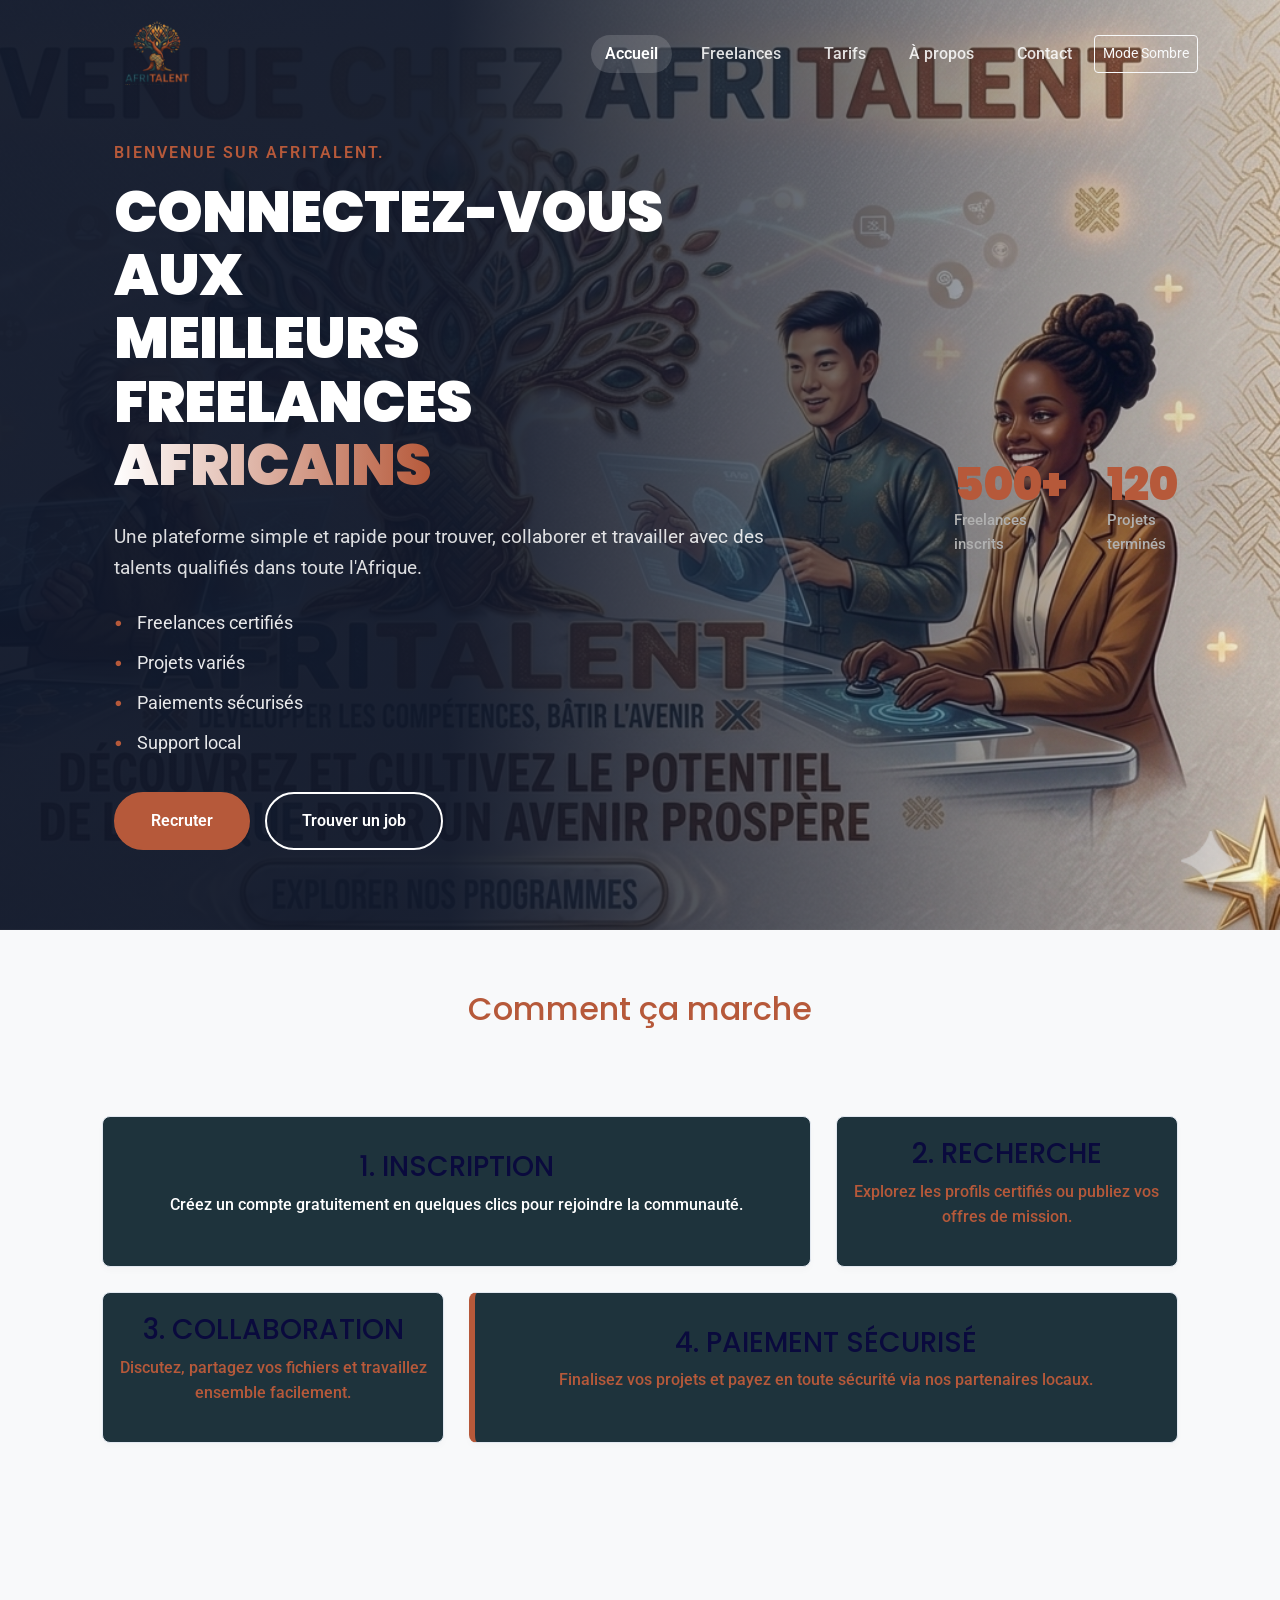
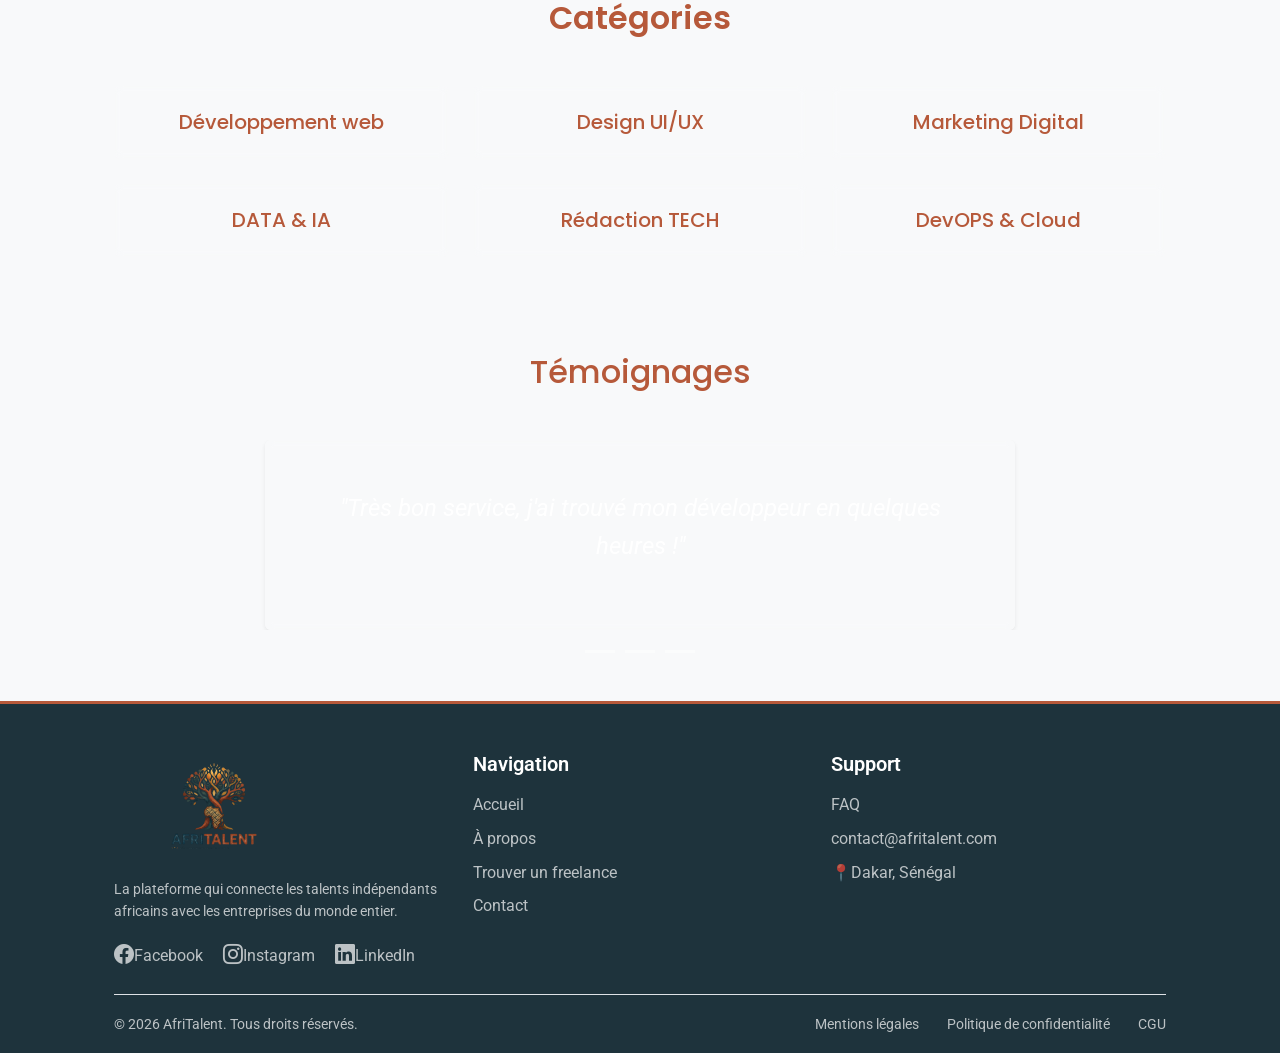
<file: index.html>
<!DOCTYPE html>
<html lang="fr">

<head>
    <meta charset="UTF-8">
    <meta name="viewport" content="width=device-width, initial-scale=1.0">
    <title>Afritalent-Accueil</title>
    <link rel="stylesheet" href="https://cdn.jsdelivr.net/npm/bootstrap-icons@1.11.3/font/bootstrap-icons.min.css">
    <link href="https://cdn.jsdelivr.net/npm/bootstrap@5.3.0/dist/css/bootstrap.min.css" rel="stylesheet">
    <link rel="stylesheet" href="css/style.css">
    <link href="https://fonts.googleapis.com/css2?family=Poppins&family=Roboto&display=swap" rel="stylesheet">
</head>

<body>
    <!-- Les liens du navbar -->
    <header>
        <nav class="navbar navbar-expand-lg navbar-dark fixed-top">
            <div class="container">
                <a class="navbar-brand" href="index.html">
                    <img src="images/Afritalent_baobab.png" alt="Logo AfriTalent" width="150">
                </a>
                <button class="navbar-toggler" type="button" data-bs-toggle="collapse" data-bs-target="#menu">
                    <span class="navbar-toggler-icon"></span>
                </button>

                <div class="collapse navbar-collapse" id="menu">
                    <div class="navbar-nav ms-auto">
                        <a class="nav-link active" href="index.html">Accueil</a>
                        <a class="nav-link" href="freelances.html">Freelances</a>
                        <a class="nav-link" href="tarifs.html">Tarifs</a>
                        <a class="nav-link" href="about.html">À propos</a>
                        <a class="nav-link" href="contact.html">Contact</a>
                        <button id="btnMode" class="btn btn-outline-light btn-sm ms-2">Mode Sombre</button>
                    </div>
                </div>
            </div>
        </nav>
    </header>
    <!-- La partie principale de la page d'accueil -->
    <main>
        <section class="hero section-cachee">
            <div class="container">

                <div class="carre">
                    <span class="hero-subtitle">BIENVENUE SUR AFRITALENT.</span>
                    <h1>Connectez-vous aux <br>meilleurs freelances <br><span class="text-gradient">africains</span>
                    </h1>

                    <p class="hero-lead">Une plateforme simple et rapide pour trouver, collaborer et travailler avec des
                        talents qualifiés dans toute l'Afrique.</p>

                    <ul class="hero-list">
                        <li>Freelances certifiés</li>
                        <li>Projets variés</li>
                        <li>Paiements sécurisés</li>
                        <li>Support local</li>
                    </ul>

                    <div class="hero-button">
                        <a href="freelances.html" class="button-primary">Recruter</a>
                        <a href="tarifs.html" class="button-second">Trouver un job</a>
                    </div>
                </div>

            </div>

            <!-- STATISTIUQES -->

            <div class="hero-stats" style="display: flex; gap: 40px; margin-top: 30px;">
                <div class="stat-item">

                    <h2 class="compteur" data-valeur="500" data-suffixe="+">0</h2>
                    <p style="color: #b0b0b0; margin: 0;">Freelances inscrits</p>
                </div>
                <div class="stat-item">
                    <h2 class="compteur" data-valeur="120" data-suffixe="">0</h2>
                    <p style="color: #b0b0b0; margin: 0;">Projets terminés</p>
                </div>
            </div>


        </section>


        <!-- COMMENT CA MARCHE -->
        <section class="barbacue">
            <div class="section">
                <h2 class="titre">Comment ça marche</h2>
            </div>

            <div class="bento-grid">
                <div class="card">
                    <h3>1. INSCRIPTION</h3>
                    <p>Créez un compte gratuitement en quelques clics pour rejoindre la communauté.</p>
                </div>

                <div class="card">
                    <h3>2. RECHERCHE</h3>
                    <p>Explorez les profils certifiés ou publiez vos offres de mission.</p>
                </div>

                <div class="card">
                    <h3>3. COLLABORATION</h3>
                    <p>Discutez, partagez vos fichiers et travaillez ensemble facilement.</p>
                </div>

                <div class="card">
                    <h3>4. PAIEMENT SÉCURISÉ</h3>
                    <p>Finalisez vos projets et payez en toute sécurité via nos partenaires locaux.</p>
                </div>
            </div>
        </section>

        <!-- CATEGORIES -->
        <section class="barbacue py-5">
            <div class="container">

                <h2 class="text-center mb-5 titre-categories">Catégories</h2>

                <div class="row g-4 justify-content-center">

                    <div class="col-12 col-md-6 col-lg-4">
                        <div class="card h-100 text-center p-4 bg-transparent titre-categories border-light">
                            <h3 class="h5 mb-0">Développement web</h3>
                        </div>
                    </div>

                    <div class="col-12 col-md-6 col-lg-4">
                        <div class="card h-100 text-center p-4 bg-transparent titre-categories border-light">
                            <h3 class="h5 mb-0">Design UI/UX</h3>
                        </div>
                    </div>

                    <div class="col-12 col-md-6 col-lg-4">
                        <div class="card h-100 text-center p-4 bg-transparent titre-categories border-light">
                            <h3 class="h5 mb-0">Marketing Digital</h3>
                        </div>
                    </div>

                    <div class="col-12 col-md-6 col-lg-4">
                        <div class="card h-100 text-center p-4 bg-transparent titre-categories border-light">
                            <h3 class="h5 mb-0">DATA & IA</h3>
                        </div>
                    </div>

                    <div class="col-12 col-md-6 col-lg-4">
                        <div class="card h-100 text-center p-4 bg-transparent titre-categories border-light">
                            <h3 class="h5 mb-0">Rédaction TECH</h3>
                        </div>
                    </div>

                    <div class="col-12 col-md-6 col-lg-4">
                        <div class="card h-100 text-center p-4 bg-transparent titre-categories border-light">
                            <h3 class="h5 mb-0">DevOPS & Cloud</h3>
                        </div>
                    </div>

                </div>
            </div>
        </section>

        <!-- SECTION TEMOIGNAGES  -->
        <section class="awa py-5" id="temoignages">
            <div class="container">
                <h2 class="text-center mb-5">Témoignages</h2>


                <div class="carousel slide carousel-sans-js">

                    <!-- Zone des diapositives -->
                    <div class="carousel-inner d-flex">

                        <div class="carousel-item active" id="temoin-1">
                            <div class="card text-center p-5 shadow-sm border-light bg-transparent text-white">
                                <p class="fs-4 fst-italic">"Très bon service, j'ai trouvé mon développeur en quelques
                                    heures !"</p>
                            </div>
                        </div>

                        <div class="carousel-item" id="temoin-2">
                            <div class="card text-center p-5 shadow-sm border-light bg-transparent text-white">
                                <p class="fs-4 fst-italic">"Plateforme très utile pour dénicher des experts certifiés en
                                    Afrique."</p>
                            </div>
                        </div>

                        <div class="carousel-item" id="temoin-3">
                            <div class="card text-center p-5 shadow-sm border-light bg-transparent text-white">
                                <p class="fs-4 fst-italic">"Une expérience fluide, sécurisée. Je recommande vivement
                                    AfriTalent."</p>
                            </div>
                        </div>

                    </div>


                    <div class="carousel-indicators-css">
                        <a href="#temoin-1" class="dot-indicator"></a>
                        <a href="#temoin-2" class="dot-indicator"></a>
                        <a href="#temoin-3" class="dot-indicator"></a>
                    </div>

                </div>
            </div>
        </section>

    </main>
    <!-- PIED -->
    <footer class="pt-5 pb-3">
        <div class="container">
            <div class="row g-4">
                <div class="col-lg-4 col-md-6">
                    <img src="images/Afritalent_baobab.png" alt="AfriTalent Logo" width="200" class="mb-3">
                    <p class="small">La plateforme qui connecte les talents indépendants africains avec les entreprises
                        du monde entier.</p>

                    <div class="mt-3 footer-links">
                        <a href="https://facebook.com" class="me-3" target="_blank"><i
                                class="bi bi-facebook fs-5"></i>Facebook</a>
                        <a href="https://instagram.com" class="me-3" target="_blank"><i
                                class="bi bi-instagram fs-5"></i>Instagram</a>
                        <a href="https://linkedin.com" target="_blank"><i class="bi bi-linkedin fs-5"></i>LinkedIn</a>
                    </div>
                </div>

                <div class="col-lg-4 col-md-6 footer-links">
                    <h5 class="mb-3">Navigation</h5>
                    <ul class="list-unstyled">
                        <li class="mb-2"><a href="index.html">Accueil</a></li>
                        <li class="mb-2"><a href="about.html">À propos</a></li>
                        <li class="mb-2"><a href="freelances.html">Trouver un freelance</a></li>
                        <li class="mb-2"><a href="contact.html">Contact</a></li>
                    </ul>
                </div>

                <div class="col-lg-4 col-md-12 footer-links">
                    <h5 class="mb-3">Support</h5>
                    <ul class="list-unstyled">
                        <li class="mb-2"><a href="tarifs.html#faq">FAQ</a></li>
                        <li class="mb-2"><a href="contact.html#formulaire-zone">contact@afritalent.com</a></li>
                        <li class="mb-2"><span>📍Dakar, Sénégal</span></li>
                    </ul>
                </div>
            </div>

            <div
                class="footer-bottom border-top mt-4 pt-3 d-flex flex-column flex-md-row justify-content-between align-items-center">
                <p class="small mb-2 mb-md-0">© 2026 AfriTalent. Tous droits réservés.</p>
                <ul class="list-inline mb-0 footer-links">
                    <li class="list-inline-item"><a href="#" class="small me-3">Mentions légales</a></li>
                    <li class="list-inline-item"><a href="#" class="small me-3">Politique de confidentialité</a></li>
                    <li class="list-inline-item"><a href="#" class="small">CGU</a></li>
                </ul>
            </div>
        </div>
    </footer>


    <script src="https://cdn.jsdelivr.net/npm/bootstrap@5.3.0/dist/js/bootstrap.bundle.min.js"></script>

    <button id="btnRetour">▲ Haut</button>
    <script src="js/main.js"></script>

</body>

</html>
</file>
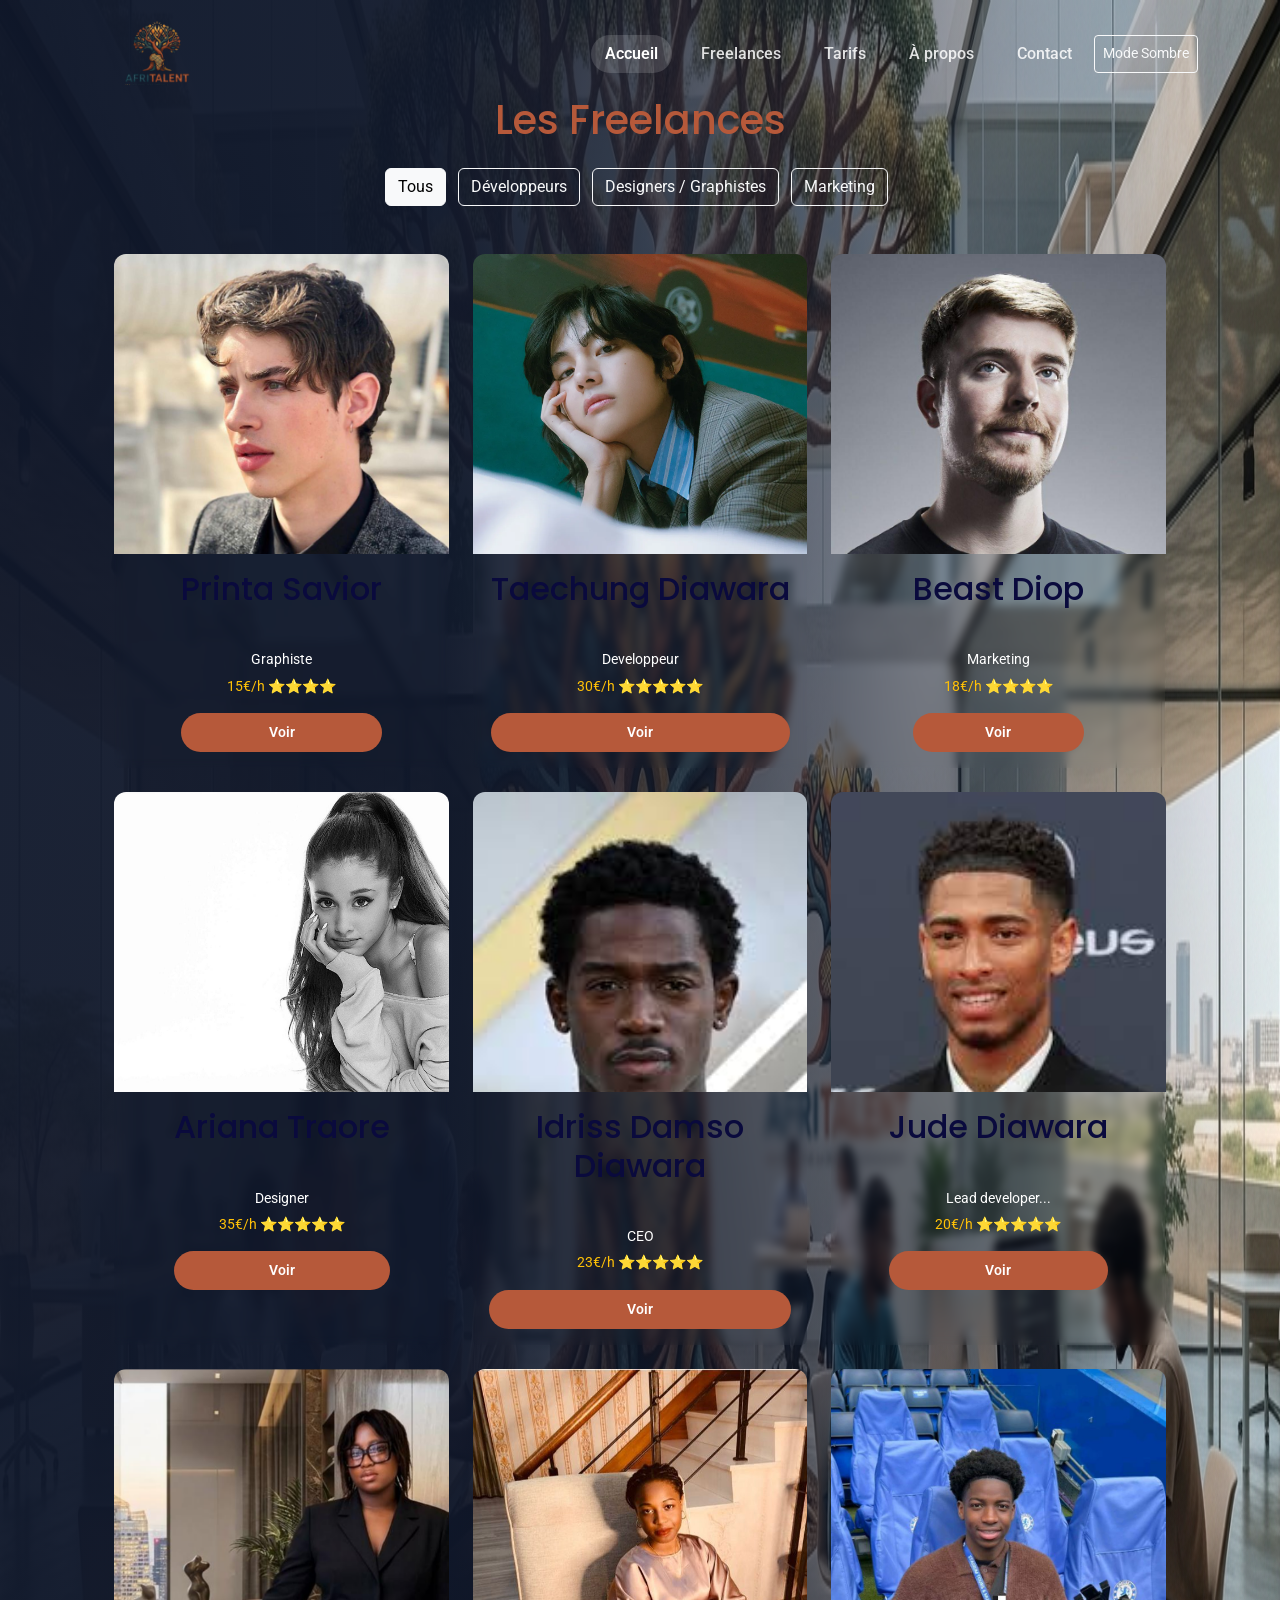
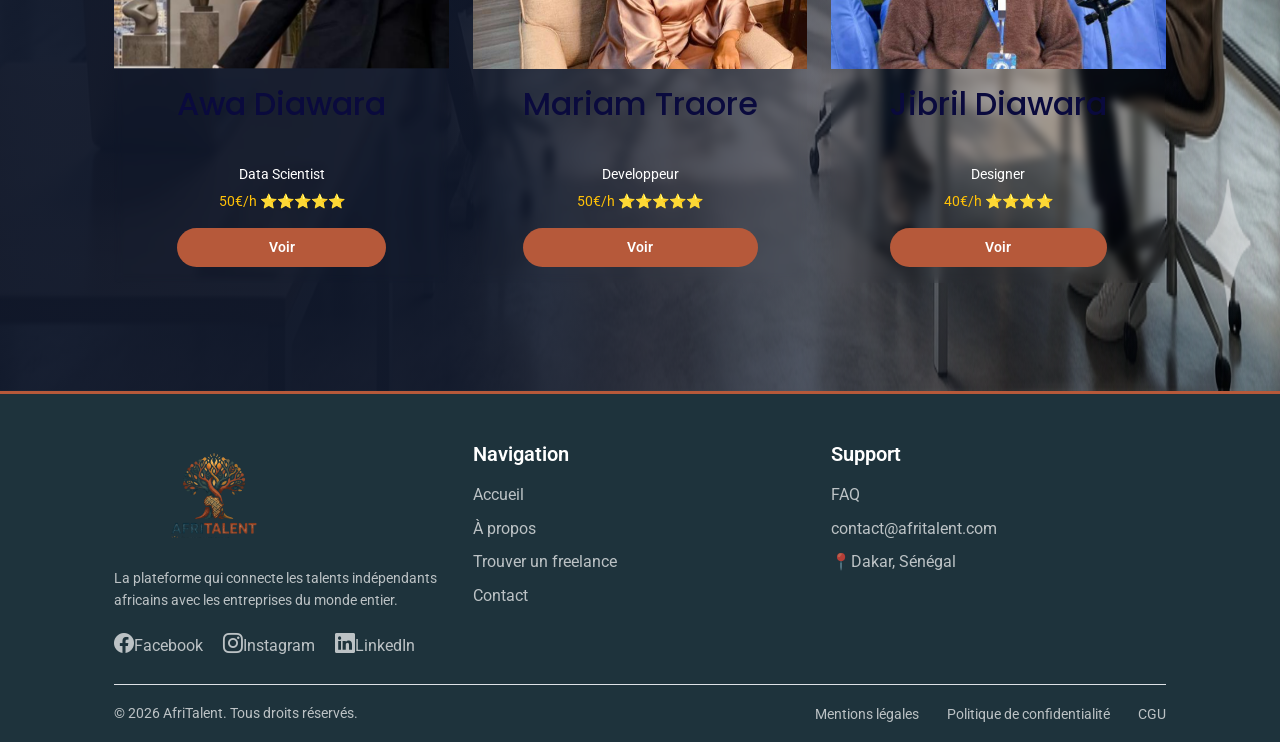
<file: freelances.html>
<!DOCTYPE html>
<html lang="fr">

<head>
    <meta charset="UTF-8">
    <meta name="viewport" content="width=device-width, initial-scale=1.0">
    <title>Afritalent-freelances</title>
    <link rel="stylesheet" href="https://cdn.jsdelivr.net/npm/bootstrap-icons@1.11.3/font/bootstrap-icons.min.css">
    <link href="https://cdn.jsdelivr.net/npm/bootstrap@5.3.0/dist/css/bootstrap.min.css" rel="stylesheet">
    <link rel="stylesheet" href="css/style.css">
    <link href="https://fonts.googleapis.com/css2?family=Poppins&family=Roboto&display=swap" rel="stylesheet">
</head>

<body>
    <!-- Les liens du navbar -->
    <header>
        <nav class="navbar navbar-expand-lg navbar-dark fixed-top">
            <div class="container">
                <a class="navbar-brand" href="freelances.html">
                    <img src="images/Afritalent_baobab.png" alt="Logo AfriTalent" width="150">
                </a>
                <button class="navbar-toggler" type="button" data-bs-toggle="collapse" data-bs-target="#menu">
                    <span class="navbar-toggler-icon"></span>
                </button>
                <div class="collapse navbar-collapse" id="menu">
                    <div class="navbar-nav ms-auto">
                        <a class="nav-link active" href="index.html">Accueil</a>
                        <a class="nav-link" href="freelances.html">Freelances</a>
                        <a class="nav-link" href="tarifs.html">Tarifs</a>
                        <a class="nav-link" href="about.html">À propos</a>
                        <a class="nav-link" href="contact.html">Contact</a>
                        <button id="btnMode" class="btn btn-outline-light btn-sm ms-2">Mode Sombre</button>
                    </div>
                </div>
            </div>
        </nav>
    </header>
    <!-- La partie principale de la page des freelances -->
    <main class="momo" style="padding-top: 80px;">


        <section class="container mt-0 mb-5 section-cachee">
            <h1 class="text-center mb-4 titre pt-3"> Les Freelances</h1>
            <!-- Boutons de Filtrage Dynamique -->
            <div class="text-center mb-5">
                <button class="btn btn-outline-light btn-filtre active me-2" data-categorie="all">Tous</button>
                <button class="btn btn-outline-light btn-filtre me-2" data-categorie="dev">Développeurs</button>
                <button class="btn btn-outline-light btn-filtre me-2" data-categorie="design">Designers /
                    Graphistes</button>
                <button class="btn btn-outline-light btn-filtre me-2" data-categorie="marketing">Marketing</button>
            </div>
            <!-- LES CARTES DES FREELANCES -->
            <div class="row g-4">
                <!-- Carte 1 -->
                <div class="col-12 col-md-6 col-lg-4 card-freelance design">
                    <div class="card h-100 custom-card bg-transparent text-white">
                        <img src="images/manu.jpg" alt="printa" class="card-img-top">
                        <div class="card-body text-center p-3">
                            <h2>Printa Savior</h2>
                            <p class="mb-1 small">Graphiste</p>
                            <p class="text-warning small mb-3">15€/h ⭐⭐⭐⭐</p>
                            <button class="btn btn-afritalent w-100 btn-sm" data-bs-toggle="offcanvas"
                                data-bs-target="#offcanvas-1">Voir</button>
                        </div>
                    </div>
                </div>
                <!-- Carte 2 -->
                <div class="col-12 col-md-6 col-lg-4 card-freelance dev">
                    <div class="card h-100 custom-card  bg-transparent text-white">
                        <img src="images/Taechung.webp" alt="V" class="card-img-top">
                        <div class="card-body text-center p-3">
                            <h2>Taechung Diawara</h2>
                            <p class="mb-1 small">Developpeur</p>
                            <p class="text-warning small mb-3">30€/h ⭐⭐⭐⭐⭐</p>
                            <button class="btn btn-afritalent w-100 btn-sm" data-bs-toggle="offcanvas"
                                data-bs-target="#offcanvas-2">Voir</button>
                        </div>
                    </div>
                </div>
                <!-- Carte 3 -->
                <div class="col-12 col-md-6 col-lg-4 card-freelance marketing">
                    <div class="card h-100 custom-card  bg-transparent text-white">
                        <img src="images/Mr_beast.jpg" alt="beast" class="card-img-top">
                        <div class="card-body text-center p-3">
                            <h2>Beast Diop</h2>
                            <p class="mb-1 small">Marketing</p>
                            <p class="text-warning small mb-3">18€/h ⭐⭐⭐⭐</p>
                            <button class="btn btn-afritalent w-100 btn-sm" data-bs-toggle="offcanvas"
                                data-bs-target="#offcanvas-3">Voir</button>
                        </div>
                    </div>
                </div>


                <!-- Carte 4 -->
                <div class="col-12 col-md-6 col-lg-4 card-freelance design">
                    <div class="card h-100 custom-card  bg-transparent text-white">
                        <img src="images/ariana.jpg" alt="grande" class="card-img-top">
                        <div class="card-body text-center p-3">
                            <h2>Ariana Traore</h2>
                            <p class="mb-1 small">Designer</p>
                            <p class="text-warning small mb-3">35€/h ⭐⭐⭐⭐⭐</p>
                            <button class="btn btn-afritalent w-100 btn-sm" data-bs-toggle="offcanvas"
                                data-bs-target="#offcanvas-4">Voir</button>
                        </div>
                    </div>
                </div>


                <!-- Carte 5 -->
                <div class="col-12 col-md-6 col-lg-4 card-freelance dev">
                    <div class="card h-100 custom-card  bg-transparent text-white">
                        <img src="images/idriss_damso.jpg" alt="damso" class="card-img-top">
                        <div class="card-body text-center p-3">
                            <h2>Idriss Damso Diawara</h2>
                            <p class="mb-1 small">CEO</p>
                            <p class="text-warning small mb-3">23€/h ⭐⭐⭐⭐⭐</p>
                            <button class="btn btn-afritalent w-100 btn-sm" data-bs-toggle="offcanvas"
                                data-bs-target="#offcanvas-5">Voir</button>
                        </div>
                    </div>
                </div>
                <!-- Carte 6 -->
                <div class="col-12 col-md-6 col-lg-4 card-freelance dev">
                    <div class="card h-100 custom-card  bg-transparent text-white">
                        <img src="images/jude.jpg" alt="jude" class="card-img-top">
                        <div class="card-body text-center p-3">
                            <h2>Jude Diawara</h2>
                            <p class="mb-1 small text-truncate" title="Lead developer & architecte">Lead developer...
                            </p>
                            <p class="text-warning small mb-3">20€/h ⭐⭐⭐⭐⭐</p>
                            <button class="btn btn-afritalent w-100 btn-sm" data-bs-toggle="offcanvas"
                                data-bs-target="#offcanvas-6">Voir</button>
                        </div>
                    </div>
                </div>

                <!-- Carte 7 -->
                <div class="col-12 col-md-6 col-lg-4 card-freelance dev">
                    <div class="card h-100 custom-card  bg-transparent text-white">
                        <img src="images/Wawa.png" alt="awa" class="card-img-top">
                        <div class="card-body text-center p-3">
                            <h2>Awa Diawara</h2>
                            <p class="mb-1 small">Data Scientist</p>
                            <p class="text-warning small mb-3">50€/h ⭐⭐⭐⭐⭐</p>
                            <button class="btn btn-afritalent w-100 btn-sm" data-bs-toggle="offcanvas"
                                data-bs-target="#offcanvas-7">Voir</button>
                        </div>
                    </div>
                </div>




                <!-- Carte 8 -->
                <div class="col-12 col-md-6 col-lg-4 card-freelance dev">
                    <div class="card h-100 custom-card  bg-transparent text-white">
                        <img src="images/Mariam.jpeg" alt="mariam" class="card-img-top">
                        <div class="card-body text-center p-3">
                            <h2>Mariam Traore</h2>
                            <p class="mb-1 small">Developpeur</p>
                            <p class="text-warning small mb-3">50€/h ⭐⭐⭐⭐⭐</p>
                            <button class="btn btn-afritalent w-100 btn-sm" data-bs-toggle="offcanvas"
                                data-bs-target="#offcanvas-8">Voir</button>
                        </div>
                    </div>
                </div>
                <!-- Carte 9 -->
                <div class="col-12 col-md-6 col-lg-4 card-freelance design">
                    <div class="card h-100 custom-card  bg-transparent text-white">
                        <img src="images/jibril.jpg" alt="jibril" class="card-img-top">
                        <div class="card-body text-center p-3">
                            <h2>Jibril Diawara</h2>
                            <p class="mb-1 small">Designer</p>
                            <p class="text-warning small mb-3">40€/h ⭐⭐⭐⭐</p>
                            <button class="btn btn-afritalent w-100 btn-sm" data-bs-toggle="offcanvas"
                                data-bs-target="#offcanvas-9">Voir</button>
                        </div>
                    </div>
                </div>
            </div>

        </section>
    </main>
    <!-- PIED -->
    <footer class="pt-5 pb-3">
        <div class="container">
            <div class="row g-4">
                <div class="col-lg-4 col-md-6">
                    <img src="images/Afritalent_baobab.png" alt="AfriTalent Logo" width="200" class="mb-3">
                    <p class="small">La plateforme qui connecte les talents indépendants africains avec les entreprises
                        du monde entier.</p>

                    <div class="mt-3 footer-links">
                        <a href="https://facebook.com" class="me-3" target="_blank"><i
                                class="bi bi-facebook fs-5"></i>Facebook</a>
                        <a href="https://instagram.com" class="me-3" target="_blank"><i
                                class="bi bi-instagram fs-5"></i>Instagram</a>
                        <a href="https://linkedin.com" target="_blank"><i class="bi bi-linkedin fs-5"></i>LinkedIn</a>
                    </div>
                </div>

                <div class="col-lg-4 col-md-6 footer-links">
                    <h5 class="mb-3">Navigation</h5>
                    <ul class="list-unstyled">
                        <li class="mb-2"><a href="index.html">Accueil</a></li>
                        <li class="mb-2"><a href="about.html">À propos</a></li>
                        <li class="mb-2"><a href="freelances.html">Trouver un freelance</a></li>
                        <li class="mb-2"><a href="contact.html">Contact</a></li>
                    </ul>
                </div>

                <div class="col-lg-4 col-md-12 footer-links">
                    <h5 class="mb-3">Support</h5>
                    <ul class="list-unstyled">
                        <li class="mb-2"><a href="tarifs.html#faq">FAQ</a></li>
                        <li class="mb-2"><a href="contact.html#formulaire-zone">contact@afritalent.com</a></li>
                        <li class="mb-2"><span>📍Dakar, Sénégal</span></li>
                    </ul>
                </div>
            </div>

            <div
                class="footer-bottom border-top mt-4 pt-3 d-flex flex-column flex-md-row justify-content-between align-items-center">
                <p class="small mb-2 mb-md-0">© 2026 AfriTalent. Tous droits réservés.</p>
                <ul class="list-inline mb-0 footer-links">
                    <li class="list-inline-item"><a href="#" class="small me-3">Mentions légales</a></li>
                    <li class="list-inline-item"><a href="#" class="small me-3">Politique de confidentialité</a></li>
                    <li class="list-inline-item"><a href="#" class="small">CGU</a></li>
                </ul>
            </div>
        </div>
    </footer>



    <!-- OFF CANVAS POUR LE PROFIL DE PRINTA SAVIOR -->

    <div class="offcanvas offcanvas-end text-white bg-dark" tabindex="-1" id="offcanvas-1">
        <div class="offcanvas-header border-bottom border-secondary">
            <h3 class="offcanvas-title">Profil de Printa Savior</h3>
            <button type="button" class="btn-close btn-close-white" data-bs-dismiss="offcanvas"></button>
        </div>
        <div class="offcanvas-body">
            <div class="text-center mb-4">
                <img src="images/manu.jpg" alt="Printa Savior" class="rounded-circle" width="100">
                <h4>Printa Savior</h4>
                <p class="text-muted">Graphiste</p>
            </div>
            <p>Graphiste passionné avec 5 ans d'expérience, spécialisé dans la création de logos, d'identités visuelles
                et de supports marketing. Maîtrise des outils Adobe Creative Suite et capacité à transformer les idées
                en designs percutants.</p>
        </div>
    </div>
    <!-- OFF CANVAS POUR LE PROFIL DE TAechung DIAWARA -->
    <div class="offcanvas offcanvas-end text-white bg-dark" tabindex="-1" id="offcanvas-2">
        <div class="offcanvas-header border-bottom border-secondary">
            <h3 class="offcanvas-title">Profil de Taechung Diawara</h3>
            <button type="button" class="btn-close btn-close-white" data-bs-dismiss="offcanvas"></button>
        </div>
        <div class="offcanvas-body">
            <div class="text-center mb-4">
                <img src="images/Taechung.webp" alt="Taechung Diawara" class="rounded-circle" width="100">
                <h4>Taechung Diawara</h4>
                <p class="text-muted">Développeur</p>
            </div>
            <p>Développeur full-stack avec 7 ans d'expérience, spécialisé en JavaScript, Python et Ruby on Rails.
                Expérience dans la création d'applications web performantes et évolutives, avec une forte attention à la
                qualité du code et à l'expérience utilisateur.</p>
        </div>
    </div>
    <!-- OFF CANVAS POUR LE PROFIL DE BEAST DIOP -->
    <div class="offcanvas offcanvas-end text-white bg-dark" tabindex="-1" id="offcanvas-3">
        <div class="offcanvas-header border-bottom border-secondary">
            <h3 class="offcanvas-title">Profil de Beast Diop</h3>
            <button type="button" class="btn-close btn-close-white" data-bs-dismiss="offcanvas"></button>
        </div>
        <div class="offcanvas-body">
            <div class="text-center mb-4">
                <img src="images/Mr_beast.jpg" alt="Beast Diop" class="rounded-circle" width="100">
                <h4>Beast Diop</h4>
                <p class="text-muted">Marketing</p>
            </div>
            <p>Expert en marketing digital avec 6 ans d'expérience, spécialisé dans la gestion de campagnes
                publicitaires sur les réseaux sociaux, le SEO et l'analyse de données pour optimiser les performances.
                Capacité à créer des stratégies marketing innovantes et efficaces.</p>
        </div>
    </div>
    <!-- OFF CANVAS POUR LE PROFIL DE ARIANA TRAORE -->
    <div class="offcanvas offcanvas-end text-white bg-dark" tabindex="-1" id="offcanvas-4">
        <div class="offcanvas-header border-bottom border-secondary">
            <h3 class="offcanvas-title">Profil de Ariana Traore</h3>
            <button type="button" class="btn-close btn-close-white" data-bs-dismiss="offcanvas"></button>
        </div>
        <div class="offcanvas-body">
            <div class="text-center mb-4">
                <img src="images/ariana.jpg" alt="Ariana Traore" class="rounded-circle" width="100">
                <h4>Ariana Traore</h4>
                <p class="text-muted">Designer</p>
            </div>
            <p>Designer créative avec 4 ans d'expérience, spécialisée dans le design d'interfaces utilisateur (UI) et
                l'expérience utilisateur (UX). Compétente dans la création de maquettes interactives et la conception de
                produits numériques intuitifs et esthétiques.</p>
        </div>
    </div>
    <!-- OFF CANVAS POUR LE PROFIL DE IDRISS DAMSO DIAWARA -->
    <div class="offcanvas offcanvas-end text-white bg-dark" tabindex="-1" id="offcanvas-5">
        <div class="offcanvas-header border-bottom border-secondary">
            <h3 class="offcanvas-title">Profil de Idriss Damso Diawara</h3>
            <button type="button" class="btn-close btn-close-white" data-bs-dismiss="offcanvas"></button>
        </div>
        <div class="offcanvas-body">
            <div class="text-center mb-4">
                <img src="images/idriss_damso.jpg" alt="Idriss Damso" class="rounded-circle" width="100">
                <h4>Idriss Damso Diawara</h4>
                <p class="text-muted">CEO</p>
            </div>
            <p>Entrepreneur et développeur avec 10 ans d'expérience, spécialisé dans la création de startups
                technologiques. Compétences en gestion de projet, développement de produits et leadership d'équipe, avec
                une passion pour l'innovation et la transformation digitale.</p>
        </div>
    </div>
    <!-- OFF CANVAS POUR LE PROFIL DE JUDE DIAWARA -->
    <div class="offcanvas offcanvas-end text-white bg-dark" tabindex="-1" id="offcanvas-6">
        <div class="offcanvas-header border-bottom border-secondary">
            <h3 class="offcanvas-title">Profil de Jude Diawara</h3>
            <button type="button" class="btn-close btn-close-white" data-bs-dismiss="offcanvas"></button>
        </div>
        <div class="offcanvas-body">
            <div class="text-center mb-4">
                <img src="images/jude.jpg" alt="Jude Diawara" class="rounded-circle" width="100">
                <h4>Jude Diawara</h4>
                <p class="text-muted">Lead developer & architecte</p>
            </div>
            <p>Lead developer et architecte logiciel avec 8 ans d'expérience, spécialisé dans la conception de systèmes
                complexes et la gestion d'équipes de développement. Expertise en microservices, cloud computing et
                méthodologies agiles pour livrer des solutions robustes et évolutives.</p>
        </div>
    </div>
    <!-- OFF CANVAS POUR LE PROFIL DE AWA DIAWARA -->
    <div class="offcanvas offcanvas-end text-white bg-dark" tabindex="-1" id="offcanvas-7">
        <div class="offcanvas-header border-bottom border-secondary">
            <h3 class="offcanvas-title">Profil de Awa Diawara</h3>
            <button type="button" class="btn-close btn-close-white" data-bs-dismiss="offcanvas"></button>
        </div>
        <div class="offcanvas-body">
            <div class="text-center mb-4">
                <img src="images/Wawa.png" alt="Awa Diawara" class="rounded-circle" width="100">
                <h4>Awa Diawara</h4>
                <p class="text-muted">Data Scientist</p>
            </div>

            <p>Data scientist avec 5 ans d'expérience, spécialisé dans l'analyse de données, le machine learning et la
                visualisation de données. Compétences en Python, R et SQL pour extraire des insights précieux et aider
                les entreprises à prendre des décisions basées sur les données.</p>
        </div>
    </div>

    <!-- OFF CANVAS POUR LE PROFIL DE MARIAM TRAORE -->
    <div class="offcanvas offcanvas-end text-white bg-dark" tabindex="-1" id="offcanvas-8">
        <div class="offcanvas-header border-bottom border-secondary">
            <h3 class="offcanvas-title">Profil de Mariam Traore</h3>
            <button type="button" class="btn-close btn-close-white" data-bs-dismiss="offcanvas"></button>
        </div>
        <div class="offcanvas-body">
            <div class="text-center mb-4">
                <img src="images/Mariam.jpeg" alt="Mariam Traore" class="rounded-circle" width="100">
                <h4>Mariam Traore</h4>
                <p class="text-muted">Développeur</p>
            </div>
            <p>Développeur passionné avec 6 ans d'expérience, spécialisé en développement web et mobile. Maîtrise des
                technologies front-end et back-end, avec une forte capacité à résoudre des problèmes complexes et à
                créer des applications performantes et évolutives.</p>
        </div>
    </div>
    <!-- OFF CANVAS POUR LE PROFIL DE JIBRIL DIAWARA -->
    <div class="offcanvas offcanvas-end text-white bg-dark" tabindex="-1" id="offcanvas-9">
        <div class="offcanvas-header border-bottom border-secondary">
            <h3 class="offcanvas-title">Profil de Jibril Diawara</h3>
            <button type="button" class="btn-close btn-close-white" data-bs-dismiss="offcanvas"></button>
        </div>
        <div class="offcanvas-body">
            <div class="text-center mb-4">
                <img src="images/jibril.jpg" alt="Jibril Diawara" class="rounded-circle" width="100">
                <h4>Jibril Diawara</h4>
                <p class="text-muted">Designer</p>
            </div>
            <p>Designer graphique avec 4 ans d'expérience, spécialisé dans la création de visuels pour le web et les
                médias sociaux. Compétences en Adobe Photoshop, Illustrator et InDesign pour produire des designs
                attrayants et efficaces qui captivent l'audience.</p>
        </div>
    </div>
    <script src="https://cdn.jsdelivr.net/npm/bootstrap@5.3.0/dist/js/bootstrap.bundle.min.js"></script>

    <button id="btnRetour">▲ Haut</button>
    <script src="js/main.js"></script>


</body>

</html>
</file>
<file: css/style.css>
/*  LES 2 GOOGLE FONTS  */
@import url('https://fonts.googleapis.com/css2?family=Poppins:wght@500;600;700&family=Roboto:wght@400;500&display=swap');

/* LES VARIABLES CSS*/
:root {
    --primary: #b6593a;
    --secondary: #1e333c;
    --dark: #0a0a3d;
    --light: #f8f9fa;
    --brown: #e4d5ac;
    --text-color: #333333;

    --font-title: 'Poppins', sans-serif;
    --font-text: 'Roboto', sans-serif;

    --padding: 60px;
    --margin: 20px;
    --radius: 12px;
}

/* RESET CSS ET STYLES DE BASE  */
* {
    margin: 0;
    padding: 0;
    box-sizing: border-box;
}

body {
    font-family: var(--font-text);
    background-color: var(--light);
    color: var(--text-color);
    line-height: 1.6;
    padding-top: 80px;
}

h1,
h2,
h3 {
    font-family: var(--font-title);
    color: var(--dark);
    text-align: center;
}

h2 {
    font-size: 2rem;
    margin-bottom: calc(var(--margin) * 2);
}

/* LES LIENS  */

.navbar-dark .navbar-nav .nav-link {
    margin-left: 15px;
    color: rgba(255, 255, 255, 0.85);
    font-weight: 500;
    padding: 6px 14px;
    border-radius: 20px;
    transition: all 0.3s ease;
}

.navbar-dark .navbar-nav .nav-link:hover {
    background-color: rgba(255, 255, 255, 0.2);
    color: #ffffff;
    box-shadow: none;
}

.navbar-dark .navbar-nav .nav-link.active {
    color: #ffffff;
    font-weight: 600;
    background-color: rgba(255, 255, 255, 0.15);
}

/* Structure globale des sections */
.section-padding {
    padding: var(--padding) 8%;
}

.bg-section-alt {
    background-color: var(--brown);
}

/* 
   SECTION HERO */

.hero {
    display: flex;
    align-items: center;
    justify-content: flex-start;
    padding: 140px 8% 60px 8%;

    min-height: 100vh;
    width: 100%;

    position: relative;
    margin-top: -80px;
    z-index: 1;

    background-image: linear-gradient(90deg, rgba(15, 23, 42, 0.95) 35%, rgba(15, 23, 42, 0.6) 65%, rgba(0, 0, 0, 0) 100%),
        url('../images/Accueil.png');
    background-size: cover;
    background-position: center right;
    background-repeat: no-repeat;
}

.carre {
    max-width: 650px;
}

/* Le petit texte d'introduction */
.hero-subtitle {
    display: block;
    font-size: 1rem;
    font-weight: 600;
    letter-spacing: 2px;
    color: var(--primary);
    margin-bottom: 15px;
}

/* Le gros titre fluide */
.carre h1 {
    font-family: var(--font-title);
    font-size: clamp(2.5rem, 4.5vw, 3.8rem);
    font-weight: 900;
    line-height: 1.1;
    margin-bottom: 25px;
    color: #ffffff;
    text-align: left;
    text-transform: uppercase;
    letter-spacing: -1px;
}

.text-gradient {
    background: linear-gradient(90deg, #ffffff, var(--primary));
    -webkit-background-clip: text;
    -webkit-text-fill-color: transparent;
}

.carre p.hero-lead {
    font-size: 1.2rem;
    color: rgba(255, 255, 255, 0.85);
    margin-bottom: 25px;
}

/* La liste à puces moderne */
.hero-list {
    list-style: none;
    padding-left: 0;
    margin-bottom: 35px;
}

.hero-list li {
    font-size: 1.1rem;
    color: rgba(255, 255, 255, 0.9);
    margin-bottom: 12px;
    display: flex;
    align-items: center;
}

/* Les puces rondes de couleur orange */
.hero-list li::before {
    content: "●";
    color: var(--primary);
    font-size: 0.8rem;
    margin-right: 15px;
    font-weight: bold;
}

/* Positionnement des boutons */
.hero-button {
    display: flex;
    gap: 15px;
    margin-top: 30px;
}

/* Style des deux boutons */
.button-primary,
.button-second {
    display: inline-block;
    padding: 14px 35px;
    border-radius: 50px;
    font-weight: 600;
    font-size: 1rem;
    border: 2px solid var(--primary);
    transition: all 0.3s ease;
    cursor: pointer;
    text-decoration: none;
}

.button-primary {
    background-color: var(--primary);
    color: white;
}

.button-second {
    background-color: transparent;
    color: white;
    border-color: white;
}

/* Effets au survol */
.button-primary:hover {
    background-color: transparent;
    color: white;
    border-color: white;
    transform: translateY(-3px);
}

.button-second:hover {
    background-color: var(--primary);
    border-color: var(--primary);
    transform: translateY(-3px);
    box-shadow: 0 10px 20px rgba(182, 89, 58, 0.3);
}

/* SECTION COMMUNE*/
.barbacue,
.awa {

    background-image: linear-gradient(90deg, rgba(15, 23, 42, 0.95) 35%, rgba(15, 23, 42, 0.6) 65%, rgba(0, 0, 0, 0) 100%),
        url('../images/zer.jpeg');
    background-size: cover;
    background-position: center;
    background-repeat: no-repeat;
    background-attachment: fixed;
}

.barbacue {
    min-height: auto;
    padding: 60px 8%;

}

/* GRILLE BENTO */
.bento-grid {
    display: grid;
    grid-template-columns: repeat(3, 1fr);
    gap: 25px;
    padding: 3rem 0;
    color: var(--primary);
}


.bento-grid .card,
.grid .card {
    border: 1px solid #e2e8f0;
    border-radius: 8px;
    padding: 20px 15px;
    background: var(--secondary);
    color: var(--primary);
    text-align: center;
    font-weight: 500;
    box-shadow: 0 4px 6px rgba(0, 0, 0, 0.02);
}

@media (min-width: 992px) {
    .bento-grid .card:nth-child(1) {
        grid-column: span 2;
        background-color: var(--secondary);
        color: var(--primary);
    }

    .bento-grid .card:nth-child(4) {
        grid-column: span 2;
        border-left: 6px solid var(--primary);
    }
}

/* Version mobile pour le Bento */
@media (max-width: 991px) {
    .bento-grid {
        grid-template-columns: repeat(auto-fit, minmax(250px, 1fr));
        gap: 15px;
    }

    .barbacue,
    .awa {
        background-attachment: scroll;
    }
}

/*ET EFFETS HOVER*/

.titre-categories {
    color: #b6593a;
    font-weight: 600;
}

.card {
    transition: transform 0.3s ease, box-shadow 0.3s ease, background-color 0.3s ease;
    display: flex;
    align-items: center;
    justify-content: center;
    cursor: pointer;
}

.card:hover {
    transform: translateY(-5px);
    box-shadow: 0 15px 30px rgba(0, 0, 0, 0.08);
    background-color: #ffffff;
}

/* CAROUSEL */
.carousel-sans-js .carousel-inner {
    display: flex;
    overflow-x: auto;
    scroll-snap-type: x mandatory;
    scroll-behavior: smooth;
    -webkit-overflow-scrolling: touch;
    scrollbar-width: none;
}

.carousel-sans-js .carousel-inner::-webkit-scrollbar {
    display: none;
}

.bento-grid .card:hover,
.carousel-sans-js .card:hover {
    transform: translateY(-5px);
    box-shadow: 0 15px 30px rgba(0, 0, 0, 0.2);
}

.carousel-sans-js .carousel-item {
    display: block;
    margin-right: 0;
    flex: 0 0 100%;
    width: 100%;
    scroll-snap-align: start;
    padding: 0 15px;
}

.carousel-indicators-css {
    display: flex;
    justify-content: center;
    gap: 10px;
    margin-top: 20px;
}

.dot-indicator {
    width: 30px;
    height: 3px;
    background-color: rgba(255, 255, 255, 0.5);
    transition: background-color 0.3s ease;
    display: inline-block;
}

.dot-indicator:hover,
.dot-indicator:focus {
    background-color: var(--primary);
    outline: none;
}

/*SECTION TÉMOIGNAGES */
.awa {
    padding: 60px 8% 80px 8%;
    text-align: center;
}

.awa h2 {
    color: var(--primary);
    margin-bottom: 30px;
}

.awa .card {
    border-left: 6px solid var(--primary);
    border-right: 6px solid var(--primary);
    font-style: italic;
    background-color: transparent;
    color: var(--primary);
    padding: 30px;
    max-width: 750px;
    margin: 0 auto;
}

/* FREELANCES */

/* --- CARTES CUSTOM --- */
.custom-card {
    backdrop-filter: none;
    -webkit-backdrop-filter: none;
    border: none;
    transition: transform 0.3s ease, box-shadow 0.3s ease;
    overflow: hidden;
    height: 100%;
}

.custom-card:hover {
    transform: translateY(-10px);
    box-shadow: 0 15px 35px rgba(0, 0, 0, 0.3);
}

.custom-card .card-img-top {
    height: 300px;
    object-fit: cover;
    width: 100%;
    object-position: top center;
    border-radius: var(--radius) var(--radius) 0 0;
}

/* --- BOUTON AFRITALENT --- */
.btn-afritalent {
    background-color: var(--primary);
    color: white;
    border-radius: 50px;
    padding: 8px 15px;
    font-weight: 600;
    transition: background-color 0.3s ease, transform 0.3s ease;
}

.btn-afritalent:hover {
    background-color: var(--dark);
    color: white;
    transform: scale(1.03);
}

/* --- SECTION DE FOND --- */
.momo {
    background-image: linear-gradient(90deg, rgba(15, 23, 42, 0.95) 35%, rgba(15, 23, 42, 0.6) 65%, rgba(0, 0, 0, 0) 100%),
        url('../images/freelance.png');

    display: flex;
    align-items: center;
    justify-content: flex-start;
    padding: 140px 8% 60px 8%;

    min-height: 100vh;
    width: 100%;

    position: relative;
    margin-top: -80px;
    z-index: 1;
    background-size: 100% 100%;
    background-position: center right;
    background-repeat: no-repeat;
}

/* RESPONSIVITE */

/* ==========================================================================
   1. EXCLUSIF PETITS MOBILES (Cible : Écrans étroits de 357px à 375px)
   ========================================================================== */
@media (max-width: 400px) {

    /* Évite que la grille Bento ne tente de faire plusieurs colonnes */
    .bento-grid {
        grid-template-columns: 1fr !important;
        gap: 12px !important;
    }

    /* Le correctif pour tes images de fond (.barbacue et .awa) */
    .barbacue,
    .awa {
        min-height: 180px !important;
        /* Hauteur basse adaptée pour éviter le zoom moche */
        background-size: cover !important;
        /* L'image s'adapte sans se déformer */
        background-position: center !important;
        /* Reste bien centrée */
        padding: 25px 15px !important;
        /* Réduit l'espace pour que le texte ne pousse pas l'image */
    }

    /* Réduit la taille des gros titres pour qu'ils ne dépassent pas de l'écran */
    .barbacue h1,
    .awa h1,
    .hero h1 {
        font-size: 1.3rem !important;
    }
}

/* ==========================================================================
   2. SMARTPHONES STANDARDS (Jusqu'à 576px)
   ========================================================================== */
@media (max-width: 576px) {
    body {
        padding-top: 70px;
        /* Un peu moins de padding haut sur mobile */
    }

    .momo,
    .hero {
        padding: 100px 4% 40px 4%;
    }

    .hero-button {
        flex-direction: column;
        gap: 10px;
    }
}

/* ==========================================================================
   3. TOUS LES MOBILES & TABLETTES (Jusqu'à 991px)
   ========================================================================== */
@media (max-width: 991px) {
    .navbar-collapse {
        background-color: var(--secondary);
        padding: 20px;
        border-radius: var(--radius);
        margin-top: 10px;
        box-shadow: 0 10px 25px rgba(0, 0, 0, 0.3);
    }

    .navbar-dark .navbar-nav .nav-link {
        margin-left: 0;
        margin-bottom: 8px;
        text-align: center;
    }

    /* Sécurité pour que les images défilent bien sur les téléphones */
    .barbacue,
    .awa {
        background-attachment: scroll;
    }
}

/* ==========================================================================
   4. TABLETTES EN MODE PAYSAGE (Entre 768px et 991px)
   ========================================================================== */
@media (min-width: 768px) and (max-width: 991px) {
    .bento-grid {
        grid-template-columns: repeat(2, 1fr);
    }
}

/* ==========================================================================
   5. ÉCRANS D'ORDINATEURS (À partir de 992px)
   ========================================================================== */
@media (min-width: 992px) {
    .bento-grid .card:nth-child(1) {
        grid-column: span 2;
        background-color: var(--secondary);
        color: #ffffff;
        /* Corrigé : texte blanc pour contrer le fond sombre */
    }

    .bento-grid .card:nth-child(4) {
        grid-column: span 2;
        border-left: 6px solid var(--primary);
    }
}

/* ==========================================================================
   6. GRANDS ÉCRANS (À partir de 1200px)
   ========================================================================== */
@media (min-width: 1200px) {
    .container {
        max-width: 1140px;
    }
}

/* style pour faq */
.accordion-item {
    background-color: #ffffff;
    border: 1px solid #e2e8f0;
}

.accordion-button:not(.collapsed) {
    background-color: rgba(182, 89, 58, 0.1);
    color: var(--primary);
}

#mariam,
#tarif-pro,
#tarif-entreprise {
    background-color: var(--secondary);
    color: var(--light);
}

/*STYLE DARK MODE  */

body {
    transition: background-color 0.4s ease;
}


body.dark {
    background-color: #000000;
}

body.dark header~*,
body.dark section,
body.dark .hero,
body.dark footer {
    filter: brightness(0.6);
    transition: filter 0.4s ease;
}

.nav-link {
    color: #ffffff;
}


/* STYLE POUR LE SCROLL */

.navbar {
    position: fixed;
    top: 0;
    left: 0;
    width: 100%;
    z-index: 1000;
    background-color: transparent;
    box-shadow: none;
    border: none;
    transition: background-color 0.3s ease, box-shadow 0.3s ease;
}

.navbar.navbar-custom-scroll {
    background-color: var(--secondary);
    box-shadow: 0 4px 10px rgba(0, 0, 0, 0.3);
}


/* ACCESSOIRES (Bouton Retour en haut & Bouton Mode) */

#btnRetour {
    position: fixed;
    bottom: 20px;
    right: 20px;
    z-index: 99;
    background-color: var(--primary);
    color: white;
    border: none;
    padding: 10px 15px;
    border-radius: 5px;
    cursor: pointer;
    display: none;
}

/* FADE IN */


.section-cachee {
    opacity: 0;
    transform: translateY(30px);
    transition: opacity 0.8s ease, transform 0.8s ease;
}

.section-cachee.section-visible {
    opacity: 1;
    transform: translateY(0);
}


/*COMPTEURS DE STATISTIQUES */
.hero {

    padding: 140px 8% 80px 8%;
}

.hero-stats {
    display: flex;
    gap: 40px;
    margin-top: 35px;
}


.compteur {
    font-family: var(--font-title);
    font-size: clamp(2rem, 3.5vw, 3rem);
    font-weight: 900;
    color: var(--primary);
    margin: 0;
    line-height: 1;
}

.stat-item p {
    font-size: 0.95rem;
    color: rgba(255, 255, 255, 0.7);
    margin-top: 5px;
    font-weight: 500;
}

/*Animation de fond 3D avec Three.js */
#fond-3d-three {
    position: fixed;
    top: 0;
    left: 0;
    width: 100%;
    height: 100vh;
    z-index: -1;
    pointer-events: none;
    background-color: #0a0a3d;
}


.card {
    background-color: rgba(255, 255, 255, 0.9);
    backdrop-filter: blur(4px);
}

#fond-3d-about {
    position: fixed;
    top: 0;
    left: 0;
    width: 100%;
    height: 100vh;
    z-index: -1;
    pointer-events: none;
    background-color: #0a0a3d;
}

#fond-3d-contact {
    position: fixed;
    top: 0;
    left: 0;
    width: 100%;
    height: 100vh;
    z-index: -1;
    pointer-events: none;
    background-color: #0a0a3d;
}

/* couleur pour les titres des freelances et les titres de sections */
.titre {
    color: var(--primary);

}

/* FOOTER */
footer {
    padding: 50px 8% 30px 8%;
    background-color: var(--secondary);
    border-top: 3px solid var(--primary);
    color: rgba(255, 255, 255, 0.8);
    /* Applique la couleur claire à tout le texte */
}

/* Style de tous les paragraphes du footer */
footer p,
footer span {
    color: rgba(255, 255, 255, 0.7);
    margin-bottom: 0;
}

/* Style des titres de colonnes */
footer h5 {
    color: #ffffff;
    font-weight: 600;
}

/* Gestion propre de tous les liens pour éviter les conflits Bootstrap */
.footer-links a {
    color: rgba(255, 255, 255, 0.7);
    text-decoration: none;
    transition: color 0.2s ease-in-out;
}

/* Effet au survol : les liens s'allument en blanc */
.footer-links a:hover {
    color: #ffffff;
}

/* Bordure de séparation du bas personnalisée */
.footer-bottom.border-top {
    border-color: rgba(255, 255, 255, 0.1);
}

/* Centrage propre sur mobile */
@media (max-width: 767px) {
    footer {
        text-align: center;
    }

    .footer-links .me-3 {
        margin-right: 10px;
        margin-left: 10px;
    }
}
</file>
